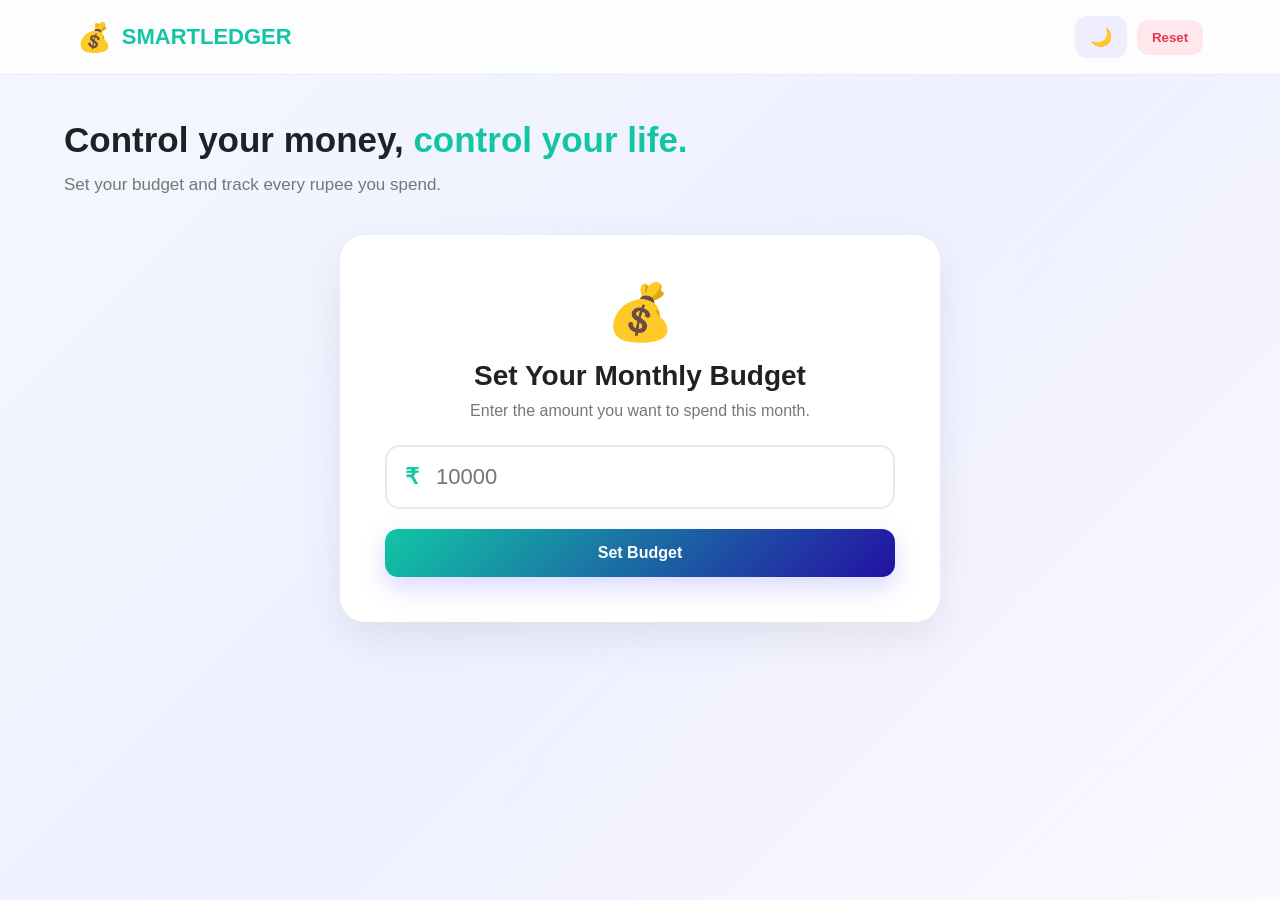
<file: index.html>
<!DOCTYPE html>
<html lang="en">

<head>
    <meta charset="UTF-8">

    <meta name="viewport"
          content="width=device-width, initial-scale=1.0">

    <meta name="theme-color" content="#6c63ff">

    <title>Smart Budget Tracker</title>

    <link rel="stylesheet" href="style.css">

    <link rel="manifest" href="manifest.json">
</head>

<body>

<!-- ================= HEADER ================= -->

<header class="header">

    <div class="logo">
        <span>💰</span>
        SMARTLEDGER
    </div>

    <div class="header-actions">

        <button id="themeBtn" class="icon-btn">
            🌙
        </button>

        <button id="resetBtn" class="reset-btn">
            Reset
        </button>

    </div>

</header>


<!-- ================= MAIN ================= -->

<main class="container">


    <!-- ================= WELCOME ================= -->

    <section class="welcome">

        <div>

            

            <h1>
                Control your money,
                <span>control your life.</span>
            </h1>

            <p>
                Set your budget and track every rupee you spend.
            </p>

        </div>

    </section>



    <!-- ================= BUDGET SETUP ================= -->

    <section id="budgetSetup" class="budget-setup">

        <div class="setup-icon">
            💰
        </div>

        <h2>Set Your Monthly Budget</h2>

        <p>
            Enter the amount you want to spend this month.
        </p>

        <div class="budget-input">

            <span>₹</span>

            <input
                type="number"
                id="budgetInput"
                placeholder="10000"
                min="1"
            >

        </div>

        <button id="setBudgetBtn" class="primary-btn">
            Set Budget
        </button>

    </section>



    <!-- ================= DASHBOARD ================= -->

    <section id="dashboard" class="dashboard hidden">


        <!-- MAIN BUDGET CARD -->

        <div class="main-budget-card">

            <div class="budget-top">

                <div>

                    <p>Remaining Budget</p>

                    <h2 id="remainingBudget">
                        ₹0
                    </h2>

                </div>

                <div class="budget-circle">

                    <div>
                        <span id="remainingPercent">
                            100%
                        </span>
                    </div>

                </div>

            </div>


            <div class="progress-container">

                <div
                    id="budgetProgress"
                    class="progress-bar">
                </div>

            </div>


            <div class="budget-info">

                <span>
                    Starting Budget:
                    <strong id="startingBudget">
                        ₹0
                    </strong>
                </span>

                <span>
                    Spent:
                    <strong id="spentAmount">
                        ₹0
                    </strong>
                </span>

            </div>

        </div>



        <!-- ================= SUMMARY ================= -->

        <div class="summary-grid">

            <div class="summary-card">

                <div class="summary-icon purple">
                    💰
                </div>

                <div>

                    <p>Starting Budget</p>

                    <h3 id="summaryBudget">
                        ₹0
                    </h3>

                </div>

            </div>


            <div class="summary-card">

                <div class="summary-icon red">
                    📉
                </div>

                <div>

                    <p>Total Spent</p>

                    <h3 id="summarySpent">
                        ₹0
                    </h3>

                </div>

            </div>


            <div class="summary-card">

                <div class="summary-icon green">
                    💵
                </div>

                <div>

                    <p>Remaining</p>

                    <h3 id="summaryRemaining">
                        ₹0
                    </h3>

                </div>

            </div>


            <div class="summary-card">

                <div class="summary-icon orange">
                    📅
                </div>

                <div>

                    <p>Today's Spending</p>

                    <h3 id="todaySpent">
                        ₹0
                    </h3>

                </div>

            </div>




            <div class="summary-card score-card">
    <div class="summary-icon">🏆</div>

    <div>
        <p>Spending Score</p>
        <h2 id="spendingScore">100</h2>
        <span id="scoreMessage">Excellent</span>
    </div>
</div>

        </div>



        <!-- ================= WARNING ================= -->

        <div id="budgetWarning" class="budget-warning hidden">

            ⚠️

            <div>

                <strong>Budget Alert</strong>

                <p id="warningText">
                    You are close to your budget limit.
                </p>

            </div>

        </div>



        <!-- ================= ADD EXPENSE ================= -->

        <section class="expense-section">

            <div class="section-heading">

                <div>

                    <p class="small-text">
                        TRANSACTION
                    </p>

                    <h2>
                        Add Daily Expense
                    </h2>

                </div>

            </div>


            <form id="expenseForm">


                <div class="form-grid">


                    <!-- AMOUNT -->

                    <div class="form-group">

                        <label>
                            Amount
                        </label>

                        <div class="amount-input">

                            <span>₹</span>

                            <input
                                type="number"
                                id="amount"
                                placeholder="Enter amount"
                                min="1"
                                required
                            >

                        </div>

                    </div>


                    <!-- CATEGORY -->

                    <div class="form-group">

                        <label>
                            Category
                        </label>

                        <select id="category" required>

                            <option value="">
                                Select Category
                            </option>

                            <option value="Food">
                                🍔 Food
                            </option>

                            <option value="Travel">
                                🚗 Travel
                            </option>

                            <option value="Shopping">
                                🛍️ Shopping
                            </option>

                            <option value="Bills">
                                🧾 Bills
                            </option>

                            <option value="Education">
                                📚 Education
                            </option>

                            <option value="Health">
                                ❤️ Health
                            </option>

                            <option value="Entertainment">
                                🎬 Entertainment
                            </option>

                            <option value="Other">
                                📦 Other
                            </option>

                        </select>

                    </div>


                    <!-- DESCRIPTION -->

                    <div class="form-group">

                        <label>
                            Description
                        </label>

                        <input
                            type="text"
                            id="description"
                            placeholder="Example: Lunch"
                            required
                        >

                    </div>


                    <!-- DATE -->

                    <div class="form-group">

                        <label>
                            Date
                        </label>

                        <input
                            type="date"
                            id="expenseDate"
                            required
                        >

                    </div>

                </div>


                <button
                    type="submit"
                    class="primary-btn add-btn">

                    + Add Expense

                </button>

            </form>

        </section>



        <!-- ================= ANALYTICS ================= -->

        <section class="analytics">

            <div class="chart-card">

                <div class="chart-header">

                    <div>

                        <p class="small-text">
                            ANALYTICS
                        </p>

                        <h2>
                            Spending by Category
                        </h2>

                    </div>

                </div>

                <canvas id="categoryChart">
                </canvas>

            </div>


            <div class="chart-card">

                <div class="chart-header">

                    <div>

                        <p class="small-text">
                            DAILY ANALYSIS
                        </p>

                        <h2>
                            Last 7 Days
                        </h2>

                    </div>

                </div>

                <canvas id="dailyChart">
                </canvas>

            </div>

        </section>



        <!-- ================= TRANSACTIONS ================= -->

        <section class="transactions">

            <div class="transaction-header">

                <div>

                    <p class="small-text">
                        HISTORY
                    </p>

                    <h2>
                        Your Expenses
                    </h2>

                </div>

                <button
                    id="exportBtn"
                    class="export-btn">

                    📥 Export CSV

                </button>

            </div>


            <!-- SEARCH -->

            <div class="filters">

                <input
                    type="text"
                    id="searchInput"
                    placeholder="🔍 Search expense..."
                >


                <select id="filterCategory">

                    <option value="All">
                        All Categories
                    </option>

                    <option value="Food">
                        Food
                    </option>

                    <option value="Travel">
                        Travel
                    </option>

                    <option value="Shopping">
                        Shopping
                    </option>

                    <option value="Bills">
                        Bills
                    </option>

                    <option value="Education">
                        Education
                    </option>

                    <option value="Health">
                        Health
                    </option>

                    <option value="Entertainment">
                        Entertainment
                    </option>

                    <option value="Other">
                        Other
                    </option>

                </select>

            </div>


            <div id="expenseList"
                 class="expense-list">

            </div>


            <div
                id="emptyMessage"
                class="empty-message">

                <div>
                    🧾
                </div>

                <h3>
                    No expenses yet
                </h3>

                <p>
                    Start adding your daily expenses.
                </p>

            </div>

        </section>

    </section>

</main>



<!-- ================= EDIT MODAL ================= -->

<div
    id="editModal"
    class="modal hidden">

    <div class="modal-box">

        <div class="modal-header">

            <h2>
                Edit Expense
            </h2>

            <button id="closeModal">
                ✕
            </button>

        </div>


        <form id="editForm">

            <input
                type="hidden"
                id="editId"
            >


            <div class="form-group">

                <label>
                    Amount
                </label>

                <input
                    type="number"
                    id="editAmount"
                    min="1"
                    required
                >

            </div>


            <div class="form-group">

                <label>
                    Category
                </label>

                <select id="editCategory">

                    <option value="Food">
                        Food
                    </option>

                    <option value="Travel">
                        Travel
                    </option>

                    <option value="Shopping">
                        Shopping
                    </option>

                    <option value="Bills">
                        Bills
                    </option>

                    <option value="Education">
                        Education
                    </option>

                    <option value="Health">
                        Health
                    </option>

                    <option value="Entertainment">
                        Entertainment
                    </option>

                    <option value="Other">
                        Other
                    </option>

                </select>

            </div>


            <div class="form-group">

                <label>
                    Description
                </label>

                <input
                    type="text"
                    id="editDescription"
                    required
                >

            </div>


            <div class="form-group">

                <label>
                    Date
                </label>

                <input
                    type="date"
                    id="editDate"
                    required
                >

            </div>


            <button
                type="submit"
                class="primary-btn">

                Save Changes

            </button>

        </form>

    </div>

</div>



<!-- ================= JAVASCRIPT ================= -->

<script src="script.js"></script>

</body>
</html>
</file>
<file: style.css>
/* =========================
   GLOBAL
========================= */

* {
    margin: 0;
    padding: 0;
    box-sizing: border-box;
}

:root {

    --primary: #12c6a5;
    --primary-dark: #2410a4;

    --background: #c70ccd;
    --card: #ffffff;

    --text: #202124;
    --muted: #777;

    --green: #20b486;
    --red: #ff5c77;
    --orange: #ff9f43;

    --border: #e8e8ef;

    --shadow:
        0 15px 40px rgba(0, 0, 0, 0.08);
}

body {

    font-family:
        Arial,
        Helvetica,
        sans-serif;

    background:
        linear-gradient(
            135deg,
            #f5f7ff,
            #eef0ff,
            #f9f9ff
        );

    color: var(--text);

    min-height: 100vh;

    transition:
        background 0.3s,
        color 0.3s;
}


/* =========================
   HEADER
========================= */

.header {

    height: 75px;

    padding:
        0 6%;

    display: flex;

    align-items: center;

    justify-content: space-between;

    background:
        rgba(255,255,255,0.85);

    backdrop-filter:
        blur(15px);

    border-bottom:
        1px solid var(--border);

    position: sticky;

    top: 0;

    z-index: 100;
}

.logo {

    font-size: 22px;

    font-weight: bold;

    color: var(--primary);

    display: flex;

    align-items: center;

    gap: 10px;
}

.logo span {

    font-size: 28px;
}

.header-actions {

    display: flex;

    gap: 10px;

    align-items: center;
}

.icon-btn,
.reset-btn {

    border: none;

    cursor: pointer;

    border-radius: 12px;

    padding: 10px 15px;

    transition:
        transform 0.2s;
}

.icon-btn {

    background: #eeeefe;

    font-size: 18px;
}

.reset-btn {

    background: #ffe7ec;

    color: #e63956;

    font-weight: bold;
}

.icon-btn:hover,
.reset-btn:hover {

    transform: translateY(-2px);
}


/* =========================
   CONTAINER
========================= */

.container {

    width: 90%;

    max-width: 1250px;

    margin: auto;

    padding:
        45px 0 80px;
}


/* =========================
   WELCOME
========================= */

.welcome {

    margin-bottom: 35px;

    animation:
        fadeUp 0.8s ease;
}

.small-text {

    color: var(--primary);

    font-size: 12px;

    font-weight: bold;

    letter-spacing: 2px;

    margin-bottom: 8px;
}

.welcome h1 {

    font-size:35px;
        

    line-height: 1.15;

    max-width: 700px;
}

.welcome h1 span {

    color: var(--primary);
}

.welcome p:not(.small-text) {

    color: var(--muted);

    margin-top: 15px;

    font-size: 17px;
}


/* =========================
   BUDGET SETUP
========================= */

.budget-setup {

    max-width: 600px;

    margin: 40px auto;

    text-align: center;

    background: var(--card);

    padding: 45px;

    border-radius: 25px;

    box-shadow: var(--shadow);

    animation:
        scaleIn 0.6s ease;
}

.setup-icon {

    font-size: 55px;

    margin-bottom: 15px;

    animation:
        float 3s ease-in-out infinite;
}

.budget-setup h2 {

    margin-bottom: 10px;

    font-size: 28px;
}

.budget-setup p {

    color: var(--muted);

    margin-bottom: 25px;
}

.budget-input {

    display: flex;

    align-items: center;

    border: 2px solid var(--border);

    border-radius: 15px;

    padding: 0 18px;

    margin-bottom: 20px;

    transition:
        border 0.3s;
}

.budget-input:focus-within {

    border-color: var(--primary);

    box-shadow:
        0 0 0 4px rgba(108,99,255,0.1);
}

.budget-input span {

    font-size: 22px;

    font-weight: bold;

    color: var(--primary);
}

.budget-input input {

    width: 100%;

    border: none;

    outline: none;

    padding: 17px;

    font-size: 22px;
}


/* =========================
   BUTTON
========================= */

.primary-btn {

    width: 100%;

    padding: 15px;

    border: none;

    border-radius: 13px;

    background:
        linear-gradient(
            135deg,
            var(--primary),
            var(--primary-dark)
        );

    color: white;

    font-size: 16px;

    font-weight: bold;

    cursor: pointer;

    box-shadow:
        0 10px 25px rgba(108,99,255,0.25);

    transition:
        transform 0.2s,
        box-shadow 0.2s;
}

.primary-btn:hover {

    transform:
        translateY(-3px);

    box-shadow:
        0 15px 30px rgba(108,99,255,0.35);
}


/* =========================
   MAIN BUDGET CARD
========================= */

.main-budget-card {

    background:
        linear-gradient(
            135deg,
            #5154dd,
            #cb1966
        );

    color: white;

    border-radius: 25px;

    padding: 30px;

    box-shadow:
        0 20px 40px rgba(108,99,255,0.25);

    margin-bottom: 25px;

    animation:
        fadeUp 0.7s ease;
}

.budget-top {

    display: flex;

    justify-content: space-between;

    align-items: center;
}

.budget-top p {

    opacity: 0.8;

    margin-bottom: 5px;
}

.budget-top h2 {

    font-size:
        clamp(35px, 6vw, 25px);
}


/* =========================
   BUDGET CIRCLE
========================= */

.budget-circle {

    width: 100px;

    height: 100px;

    border-radius: 50%;

    display: grid;

    place-items: center;

    background:
        conic-gradient(
            white 0deg,
            rgba(255,255,255,0.2) 0deg
        );

    position: relative;
}

.budget-circle::before {

    content: "";

    position: absolute;

    width: 78px;

    height: 78px;

    border-radius: 50%;

    background: #746cff;
}

.budget-circle div {

    position: relative;

    font-weight: bold;
}


/* =========================
   PROGRESS
========================= */

.progress-container {

    height: 12px;

    background:
        rgba(255,255,255,0.2);

    border-radius: 20px;

    margin:
        30px 0 15px;

    overflow: hidden;
}

.progress-bar {

    height: 100%;

    width: 0%;

    background: white;

    border-radius: 20px;

    transition:
        width 0.8s ease;
}

.budget-info {

    display: flex;

    justify-content: space-between;

    font-size: 14px;

    opacity: 0.9;
}


/* =========================
   SUMMARY
========================= */

.summary-grid {

    display: grid;

    grid-template-columns:
        repeat(4, 1fr);

    gap: 18px;

    margin-bottom: 25px;
}

.summary-card {

    background: var(--card);

    border-radius: 20px;

    padding: 22px;

    display: flex;

    align-items: center;

    gap: 15px;

    box-shadow: var(--shadow);

    transition:
        transform 0.3s;
}

.summary-card:hover {

    transform:
        translateY(-5px);
}

.summary-card p {

    color: var(--muted);

    font-size: 13px;

    margin-bottom: 6px;
}

.summary-card h3 {

    font-size: 23px;
}

.summary-icon {

    width: 50px;

    height: 50px;

    border-radius: 15px;

    display: grid;

    place-items: center;

    font-size: 22px;
}

.purple {
    background: #eeecff;
}

.red {
    background: #ffe8ed;
}

.green {
    background: #e4f8f0;
}

.orange {
    background: #fff0df;
}


/* =========================
   WARNING
========================= */

.budget-warning {

    display: flex;

    gap: 15px;

    align-items: center;

    background: #fff4df;

    border:
        1px solid #ffd38a;

    color: #a86600;

    padding: 18px;

    border-radius: 15px;

    margin-bottom: 25px;

    animation:
        shake 0.5s ease;
}

.budget-warning > div:first-child {

    font-size: 28px;
}

.budget-warning p {

    margin-top: 4px;

    font-size: 14px;
}


/* =========================
   SECTIONS
========================= */

.expense-section,
.transactions,
.chart-card {

    background: var(--card);

    border-radius: 25px;

    padding: 30px;

    box-shadow: var(--shadow);

    margin-bottom: 25px;
}

.section-heading h2,
.transaction-header h2,
.chart-header h2 {

    font-size: 24px;
}


/* =========================
   FORM
========================= */

.form-grid {

    display: grid;

    grid-template-columns:
        repeat(2, 1fr);

    gap: 20px;

    margin-top: 25px;
}

.form-group {

    display: flex;

    flex-direction: column;

    gap: 8px;
}

.form-group label {

    font-weight: bold;

    font-size: 14px;
}

.form-group input,
.form-group select,
.filters input,
.filters select {

    width: 100%;

    padding: 14px;

    border:
        1px solid var(--border);

    border-radius: 12px;

    outline: none;

    background: var(--card);

    color: var(--text);

    font-size: 15px;

    transition:
        border 0.3s;
}

.form-group input:focus,
.form-group select:focus {

    border-color: var(--primary);
}

.amount-input {

    display: flex;

    align-items: center;

    border:
        1px solid var(--border);

    border-radius: 12px;

    padding-left: 15px;
}

.amount-input span {

    color: var(--primary);

    font-weight: bold;

    font-size: 18px;
}

.amount-input input {

    border: none;

    width: 100%;
}

.amount-input input:focus {

    border: none;
}

.add-btn {

    margin-top: 25px;
}


/* =========================
   ANALYTICS
========================= */

.analytics {

    display: grid;

    grid-template-columns:
        1fr 1fr;

    gap: 25px;
}

.chart-card {

    min-height: 400px;
}

canvas {

    width: 100% !important;

    height: 300px !important;

    margin-top: 20px;
}


/* =========================
   TRANSACTIONS
========================= */

.transaction-header {

    display: flex;

    align-items: center;

    justify-content: space-between;

    margin-bottom: 25px;
}

.export-btn {

    border: none;

    background: #e9e8ff;

    color: var(--primary);

    padding: 12px 18px;

    border-radius: 12px;

    cursor: pointer;

    font-weight: bold;
}

.filters {

    display: grid;

    grid-template-columns:
        2fr 1fr;

    gap: 15px;

    margin-bottom: 20px;
}


/* =========================
   EXPENSE ITEM
========================= */

.expense-list {

    display: flex;

    flex-direction: column;

    gap: 12px;
}

.expense-item {

    display: flex;

    align-items: center;

    justify-content: space-between;

    padding: 18px;

    border:
        1px solid var(--border);

    border-radius: 15px;

    transition:
        transform 0.2s,
        box-shadow 0.2s;

    animation:
        fadeUp 0.4s ease;
}

.expense-item:hover {

    transform:
        translateX(4px);

    box-shadow:
        0 8px 20px rgba(0,0,0,0.05);
}

.expense-left {

    display: flex;

    align-items: center;

    gap: 15px;
}

.category-icon {

    width: 48px;

    height: 48px;

    border-radius: 14px;

    background: #f0efff;

    display: grid;

    place-items: center;

    font-size: 22px;
}

.expense-details h4 {

    margin-bottom: 5px;
}

.expense-details p {

    color: var(--muted);

    font-size: 13px;
}

.expense-right {

    display: flex;

    align-items: center;

    gap: 15px;
}

.expense-amount {

    color: var(--red);

    font-size: 18px;

    font-weight: bold;
}

.edit-btn,
.delete-btn {

    border: none;

    background: transparent;

    cursor: pointer;

    font-size: 17px;

    transition:
        transform 0.2s;
}

.edit-btn:hover,
.delete-btn:hover {

    transform: scale(1.2);
}

.delete-btn {

    color: var(--red);
}


/* =========================
   EMPTY
========================= */

.empty-message {

    text-align: center;

    padding: 50px;

    color: var(--muted);
}

.empty-message div {

    font-size: 50px;

    margin-bottom: 10px;
}


/* =========================
   MODAL
========================= */

.modal {

    position: fixed;

    inset: 0;

    background:
        rgba(0,0,0,0.5);

    backdrop-filter:
        blur(5px);

    display: grid;

    place-items: center;

    z-index: 500;

    padding: 20px;
}

.modal-box {

    width: 100%;

    max-width: 500px;

    background: var(--card);

    border-radius: 20px;

    padding: 30px;

    animation:
        scaleIn 0.3s ease;
}

.modal-header {

    display: flex;

    justify-content: space-between;

    margin-bottom: 25px;
}

.modal-header button {

    border: none;

    background: transparent;

    cursor: pointer;

    font-size: 20px;
}

.modal-box form {

    display: flex;

    flex-direction: column;

    gap: 18px;
}


/* =========================
   UTILITIES
========================= */

.hidden {

    display: none !important;
}


/* =========================
   ANIMATIONS
========================= */

@keyframes fadeUp {

    from {

        opacity: 0;

        transform:
            translateY(25px);
    }

    to {

        opacity: 1;

        transform:
            translateY(0);
    }
}

@keyframes scaleIn {

    from {

        opacity: 0;

        transform:
            scale(0.9);
    }

    to {

        opacity: 1;

        transform:
            scale(1);
    }
}

@keyframes float {

    0%,
    100% {

        transform:
            translateY(0);
    }

    50% {

        transform:
            translateY(-10px);
    }
}

@keyframes shake {

    0%,
    100% {
        transform: translateX(0);
    }

    25% {
        transform: translateX(-5px);
    }

    75% {
        transform: translateX(5px);
    }
}


/* =========================
   DARK MODE
========================= */

body.dark {

    --background: #11131c;

    --card: #1b1e29;

    --text: #f4f4f5;

    --muted: #a8a8b3;

    --border: #303342;

    background:
        linear-gradient(
            135deg,
            #11131c,
            #171a27
        );
}

body.dark .header {

    background:
        rgba(27,30,41,0.9);
}

body.dark .budget-input input,
body.dark .form-group input,
body.dark .form-group select,
body.dark .filters input,
body.dark .filters select {

    color: white;

    background: var(--card);
}


/* =========================
   RESPONSIVE
========================= */

@media (max-width: 900px) {

    .summary-grid {

        grid-template-columns:
            repeat(2, 1fr);
    }

    .analytics {

        grid-template-columns: 1fr;
    }
}


@media (max-width: 650px) {

    .header {

        padding:
            0 20px;
    }

    .container {

        width: 92%;

        padding-top: 30px;
    }

    .form-grid {

        grid-template-columns: 1fr;
    }

    .summary-grid {

        grid-template-columns: 1fr;
    }

    .budget-top h2 {

        font-size: 35px;
    }

    .budget-circle {

        width: 80px;

        height: 80px;
    }

    .budget-circle::before {

        width: 62px;

        height: 62px;
    }

    .budget-info {

        flex-direction: column;

        gap: 5px;
    }

    .filters {

        grid-template-columns: 1fr;
    }

    .transaction-header {

        flex-direction: column;

        align-items: flex-start;

        gap: 15px;
    }

    .export-btn {

        width: 100%;
    }

    .expense-item {

        align-items: flex-start;

        gap: 10px;
    }

    .expense-right {

        flex-direction: column;

        gap: 5px;

        align-items: flex-end;
    }

    .expense-section,
    .transactions,
    .chart-card {

        padding: 20px;
    }

    .budget-setup {

        padding: 30px 20px;
    }
}


/* Spending Score */

.score-card {
    position: relative;
    overflow: hidden;
}

.score-card::before {
    content: "";
    position: absolute;
    width: 100px;
    height: 100px;
    background: rgba(108, 99, 255, 0.15);
    border-radius: 50%;
    top: -40px;
    right: -30px;
    animation: floatScore 4s ease-in-out infinite;
}

.summary-icon {
    font-size: 32px;
    margin-bottom: 8px;
}

#spendingScore {
    font-size: 25px;
    font-weight: 800;
    margin: 5px 0;
}

#scoreMessage {
    font-weight: 600;
}

 @keyframes floatScore {
    0%, 100% {
        transform: translateY(0);
    }

    50% {
        transform: translateY(10px);
    }
}
</file>
<file: EXPT/style.css>
/* =========================
   GLOBAL
========================= */

* {
    margin: 0;
    padding: 0;
    box-sizing: border-box;
}

:root {

    --primary: #12c6a5;
    --primary-dark: #2410a4;

    --background: #c70ccd;
    --card: #ffffff;

    --text: #202124;
    --muted: #777;

    --green: #20b486;
    --red: #ff5c77;
    --orange: #ff9f43;

    --border: #e8e8ef;

    --shadow:
        0 15px 40px rgba(0, 0, 0, 0.08);
}

body {

    font-family:
        Arial,
        Helvetica,
        sans-serif;

    background:
        linear-gradient(
            135deg,
            #f5f7ff,
            #eef0ff,
            #f9f9ff
        );

    color: var(--text);

    min-height: 100vh;

    transition:
        background 0.3s,
        color 0.3s;
}


/* =========================
   HEADER
========================= */

.header {

    height: 75px;

    padding:
        0 6%;

    display: flex;

    align-items: center;

    justify-content: space-between;

    background:
        rgba(255,255,255,0.85);

    backdrop-filter:
        blur(15px);

    border-bottom:
        1px solid var(--border);

    position: sticky;

    top: 0;

    z-index: 100;
}

.logo {

    font-size: 22px;

    font-weight: bold;

    color: var(--primary);

    display: flex;

    align-items: center;

    gap: 10px;
}

.logo span {

    font-size: 28px;
}

.header-actions {

    display: flex;

    gap: 10px;

    align-items: center;
}

.icon-btn,
.reset-btn {

    border: none;

    cursor: pointer;

    border-radius: 12px;

    padding: 10px 15px;

    transition:
        transform 0.2s;
}

.icon-btn {

    background: #eeeefe;

    font-size: 18px;
}

.reset-btn {

    background: #ffe7ec;

    color: #e63956;

    font-weight: bold;
}

.icon-btn:hover,
.reset-btn:hover {

    transform: translateY(-2px);
}


/* =========================
   CONTAINER
========================= */

.container {

    width: 90%;

    max-width: 1250px;

    margin: auto;

    padding:
        45px 0 80px;
}


/* =========================
   WELCOME
========================= */

.welcome {

    margin-bottom: 35px;

    animation:
        fadeUp 0.8s ease;
}

.small-text {

    color: var(--primary);

    font-size: 12px;

    font-weight: bold;

    letter-spacing: 2px;

    margin-bottom: 8px;
}

.welcome h1 {

    font-size:35px;
        

    line-height: 1.15;

    max-width: 700px;
}

.welcome h1 span {

    color: var(--primary);
}

.welcome p:not(.small-text) {

    color: var(--muted);

    margin-top: 15px;

    font-size: 17px;
}


/* =========================
   BUDGET SETUP
========================= */

.budget-setup {

    max-width: 600px;

    margin: 40px auto;

    text-align: center;

    background: var(--card);

    padding: 45px;

    border-radius: 25px;

    box-shadow: var(--shadow);

    animation:
        scaleIn 0.6s ease;
}

.setup-icon {

    font-size: 55px;

    margin-bottom: 15px;

    animation:
        float 3s ease-in-out infinite;
}

.budget-setup h2 {

    margin-bottom: 10px;

    font-size: 28px;
}

.budget-setup p {

    color: var(--muted);

    margin-bottom: 25px;
}

.budget-input {

    display: flex;

    align-items: center;

    border: 2px solid var(--border);

    border-radius: 15px;

    padding: 0 18px;

    margin-bottom: 20px;

    transition:
        border 0.3s;
}

.budget-input:focus-within {

    border-color: var(--primary);

    box-shadow:
        0 0 0 4px rgba(108,99,255,0.1);
}

.budget-input span {

    font-size: 22px;

    font-weight: bold;

    color: var(--primary);
}

.budget-input input {

    width: 100%;

    border: none;

    outline: none;

    padding: 17px;

    font-size: 22px;
}


/* =========================
   BUTTON
========================= */

.primary-btn {

    width: 100%;

    padding: 15px;

    border: none;

    border-radius: 13px;

    background:
        linear-gradient(
            135deg,
            var(--primary),
            var(--primary-dark)
        );

    color: white;

    font-size: 16px;

    font-weight: bold;

    cursor: pointer;

    box-shadow:
        0 10px 25px rgba(108,99,255,0.25);

    transition:
        transform 0.2s,
        box-shadow 0.2s;
}

.primary-btn:hover {

    transform:
        translateY(-3px);

    box-shadow:
        0 15px 30px rgba(108,99,255,0.35);
}


/* =========================
   MAIN BUDGET CARD
========================= */

.main-budget-card {

    background:
        linear-gradient(
            135deg,
            #5154dd,
            #cb1966
        );

    color: white;

    border-radius: 25px;

    padding: 30px;

    box-shadow:
        0 20px 40px rgba(108,99,255,0.25);

    margin-bottom: 25px;

    animation:
        fadeUp 0.7s ease;
}

.budget-top {

    display: flex;

    justify-content: space-between;

    align-items: center;
}

.budget-top p {

    opacity: 0.8;

    margin-bottom: 5px;
}

.budget-top h2 {

    font-size:
        clamp(35px, 6vw, 25px);
}


/* =========================
   BUDGET CIRCLE
========================= */

.budget-circle {

    width: 100px;

    height: 100px;

    border-radius: 50%;

    display: grid;

    place-items: center;

    background:
        conic-gradient(
            white 0deg,
            rgba(255,255,255,0.2) 0deg
        );

    position: relative;
}

.budget-circle::before {

    content: "";

    position: absolute;

    width: 78px;

    height: 78px;

    border-radius: 50%;

    background: #746cff;
}

.budget-circle div {

    position: relative;

    font-weight: bold;
}


/* =========================
   PROGRESS
========================= */

.progress-container {

    height: 12px;

    background:
        rgba(255,255,255,0.2);

    border-radius: 20px;

    margin:
        30px 0 15px;

    overflow: hidden;
}

.progress-bar {

    height: 100%;

    width: 0%;

    background: white;

    border-radius: 20px;

    transition:
        width 0.8s ease;
}

.budget-info {

    display: flex;

    justify-content: space-between;

    font-size: 14px;

    opacity: 0.9;
}


/* =========================
   SUMMARY
========================= */

.summary-grid {

    display: grid;

    grid-template-columns:
        repeat(4, 1fr);

    gap: 18px;

    margin-bottom: 25px;
}

.summary-card {

    background: var(--card);

    border-radius: 20px;

    padding: 22px;

    display: flex;

    align-items: center;

    gap: 15px;

    box-shadow: var(--shadow);

    transition:
        transform 0.3s;
}

.summary-card:hover {

    transform:
        translateY(-5px);
}

.summary-card p {

    color: var(--muted);

    font-size: 13px;

    margin-bottom: 6px;
}

.summary-card h3 {

    font-size: 23px;
}

.summary-icon {

    width: 50px;

    height: 50px;

    border-radius: 15px;

    display: grid;

    place-items: center;

    font-size: 22px;
}

.purple {
    background: #eeecff;
}

.red {
    background: #ffe8ed;
}

.green {
    background: #e4f8f0;
}

.orange {
    background: #fff0df;
}


/* =========================
   WARNING
========================= */

.budget-warning {

    display: flex;

    gap: 15px;

    align-items: center;

    background: #fff4df;

    border:
        1px solid #ffd38a;

    color: #a86600;

    padding: 18px;

    border-radius: 15px;

    margin-bottom: 25px;

    animation:
        shake 0.5s ease;
}

.budget-warning > div:first-child {

    font-size: 28px;
}

.budget-warning p {

    margin-top: 4px;

    font-size: 14px;
}


/* =========================
   SECTIONS
========================= */

.expense-section,
.transactions,
.chart-card {

    background: var(--card);

    border-radius: 25px;

    padding: 30px;

    box-shadow: var(--shadow);

    margin-bottom: 25px;
}

.section-heading h2,
.transaction-header h2,
.chart-header h2 {

    font-size: 24px;
}


/* =========================
   FORM
========================= */

.form-grid {

    display: grid;

    grid-template-columns:
        repeat(2, 1fr);

    gap: 20px;

    margin-top: 25px;
}

.form-group {

    display: flex;

    flex-direction: column;

    gap: 8px;
}

.form-group label {

    font-weight: bold;

    font-size: 14px;
}

.form-group input,
.form-group select,
.filters input,
.filters select {

    width: 100%;

    padding: 14px;

    border:
        1px solid var(--border);

    border-radius: 12px;

    outline: none;

    background: var(--card);

    color: var(--text);

    font-size: 15px;

    transition:
        border 0.3s;
}

.form-group input:focus,
.form-group select:focus {

    border-color: var(--primary);
}

.amount-input {

    display: flex;

    align-items: center;

    border:
        1px solid var(--border);

    border-radius: 12px;

    padding-left: 15px;
}

.amount-input span {

    color: var(--primary);

    font-weight: bold;

    font-size: 18px;
}

.amount-input input {

    border: none;

    width: 100%;
}

.amount-input input:focus {

    border: none;
}

.add-btn {

    margin-top: 25px;
}


/* =========================
   ANALYTICS
========================= */

.analytics {

    display: grid;

    grid-template-columns:
        1fr 1fr;

    gap: 25px;
}

.chart-card {

    min-height: 400px;
}

canvas {

    width: 100% !important;

    height: 300px !important;

    margin-top: 20px;
}


/* =========================
   TRANSACTIONS
========================= */

.transaction-header {

    display: flex;

    align-items: center;

    justify-content: space-between;

    margin-bottom: 25px;
}

.export-btn {

    border: none;

    background: #e9e8ff;

    color: var(--primary);

    padding: 12px 18px;

    border-radius: 12px;

    cursor: pointer;

    font-weight: bold;
}

.filters {

    display: grid;

    grid-template-columns:
        2fr 1fr;

    gap: 15px;

    margin-bottom: 20px;
}


/* =========================
   EXPENSE ITEM
========================= */

.expense-list {

    display: flex;

    flex-direction: column;

    gap: 12px;
}

.expense-item {

    display: flex;

    align-items: center;

    justify-content: space-between;

    padding: 18px;

    border:
        1px solid var(--border);

    border-radius: 15px;

    transition:
        transform 0.2s,
        box-shadow 0.2s;

    animation:
        fadeUp 0.4s ease;
}

.expense-item:hover {

    transform:
        translateX(4px);

    box-shadow:
        0 8px 20px rgba(0,0,0,0.05);
}

.expense-left {

    display: flex;

    align-items: center;

    gap: 15px;
}

.category-icon {

    width: 48px;

    height: 48px;

    border-radius: 14px;

    background: #f0efff;

    display: grid;

    place-items: center;

    font-size: 22px;
}

.expense-details h4 {

    margin-bottom: 5px;
}

.expense-details p {

    color: var(--muted);

    font-size: 13px;
}

.expense-right {

    display: flex;

    align-items: center;

    gap: 15px;
}

.expense-amount {

    color: var(--red);

    font-size: 18px;

    font-weight: bold;
}

.edit-btn,
.delete-btn {

    border: none;

    background: transparent;

    cursor: pointer;

    font-size: 17px;

    transition:
        transform 0.2s;
}

.edit-btn:hover,
.delete-btn:hover {

    transform: scale(1.2);
}

.delete-btn {

    color: var(--red);
}


/* =========================
   EMPTY
========================= */

.empty-message {

    text-align: center;

    padding: 50px;

    color: var(--muted);
}

.empty-message div {

    font-size: 50px;

    margin-bottom: 10px;
}


/* =========================
   MODAL
========================= */

.modal {

    position: fixed;

    inset: 0;

    background:
        rgba(0,0,0,0.5);

    backdrop-filter:
        blur(5px);

    display: grid;

    place-items: center;

    z-index: 500;

    padding: 20px;
}

.modal-box {

    width: 100%;

    max-width: 500px;

    background: var(--card);

    border-radius: 20px;

    padding: 30px;

    animation:
        scaleIn 0.3s ease;
}

.modal-header {

    display: flex;

    justify-content: space-between;

    margin-bottom: 25px;
}

.modal-header button {

    border: none;

    background: transparent;

    cursor: pointer;

    font-size: 20px;
}

.modal-box form {

    display: flex;

    flex-direction: column;

    gap: 18px;
}


/* =========================
   UTILITIES
========================= */

.hidden {

    display: none !important;
}


/* =========================
   ANIMATIONS
========================= */

@keyframes fadeUp {

    from {

        opacity: 0;

        transform:
            translateY(25px);
    }

    to {

        opacity: 1;

        transform:
            translateY(0);
    }
}

@keyframes scaleIn {

    from {

        opacity: 0;

        transform:
            scale(0.9);
    }

    to {

        opacity: 1;

        transform:
            scale(1);
    }
}

@keyframes float {

    0%,
    100% {

        transform:
            translateY(0);
    }

    50% {

        transform:
            translateY(-10px);
    }
}

@keyframes shake {

    0%,
    100% {
        transform: translateX(0);
    }

    25% {
        transform: translateX(-5px);
    }

    75% {
        transform: translateX(5px);
    }
}


/* =========================
   DARK MODE
========================= */

body.dark {

    --background: #11131c;

    --card: #1b1e29;

    --text: #f4f4f5;

    --muted: #a8a8b3;

    --border: #303342;

    background:
        linear-gradient(
            135deg,
            #11131c,
            #171a27
        );
}

body.dark .header {

    background:
        rgba(27,30,41,0.9);
}

body.dark .budget-input input,
body.dark .form-group input,
body.dark .form-group select,
body.dark .filters input,
body.dark .filters select {

    color: white;

    background: var(--card);
}


/* =========================
   RESPONSIVE
========================= */

@media (max-width: 900px) {

    .summary-grid {

        grid-template-columns:
            repeat(2, 1fr);
    }

    .analytics {

        grid-template-columns: 1fr;
    }
}


@media (max-width: 650px) {

    .header {

        padding:
            0 20px;
    }

    .container {

        width: 92%;

        padding-top: 30px;
    }

    .form-grid {

        grid-template-columns: 1fr;
    }

    .summary-grid {

        grid-template-columns: 1fr;
    }

    .budget-top h2 {

        font-size: 35px;
    }

    .budget-circle {

        width: 80px;

        height: 80px;
    }

    .budget-circle::before {

        width: 62px;

        height: 62px;
    }

    .budget-info {

        flex-direction: column;

        gap: 5px;
    }

    .filters {

        grid-template-columns: 1fr;
    }

    .transaction-header {

        flex-direction: column;

        align-items: flex-start;

        gap: 15px;
    }

    .export-btn {

        width: 100%;
    }

    .expense-item {

        align-items: flex-start;

        gap: 10px;
    }

    .expense-right {

        flex-direction: column;

        gap: 5px;

        align-items: flex-end;
    }

    .expense-section,
    .transactions,
    .chart-card {

        padding: 20px;
    }

    .budget-setup {

        padding: 30px 20px;
    }
}


/* Spending Score */

.score-card {
    position: relative;
    overflow: hidden;
}

.score-card::before {
    content: "";
    position: absolute;
    width: 100px;
    height: 100px;
    background: rgba(108, 99, 255, 0.15);
    border-radius: 50%;
    top: -40px;
    right: -30px;
    animation: floatScore 4s ease-in-out infinite;
}

.summary-icon {
    font-size: 32px;
    margin-bottom: 8px;
}

#spendingScore {
    font-size: 25px;
    font-weight: 800;
    margin: 5px 0;
}

#scoreMessage {
    font-weight: 600;
}

 @keyframes floatScore {
    0%, 100% {
        transform: translateY(0);
    }

    50% {
        transform: translateY(10px);
    }
}
</file>
